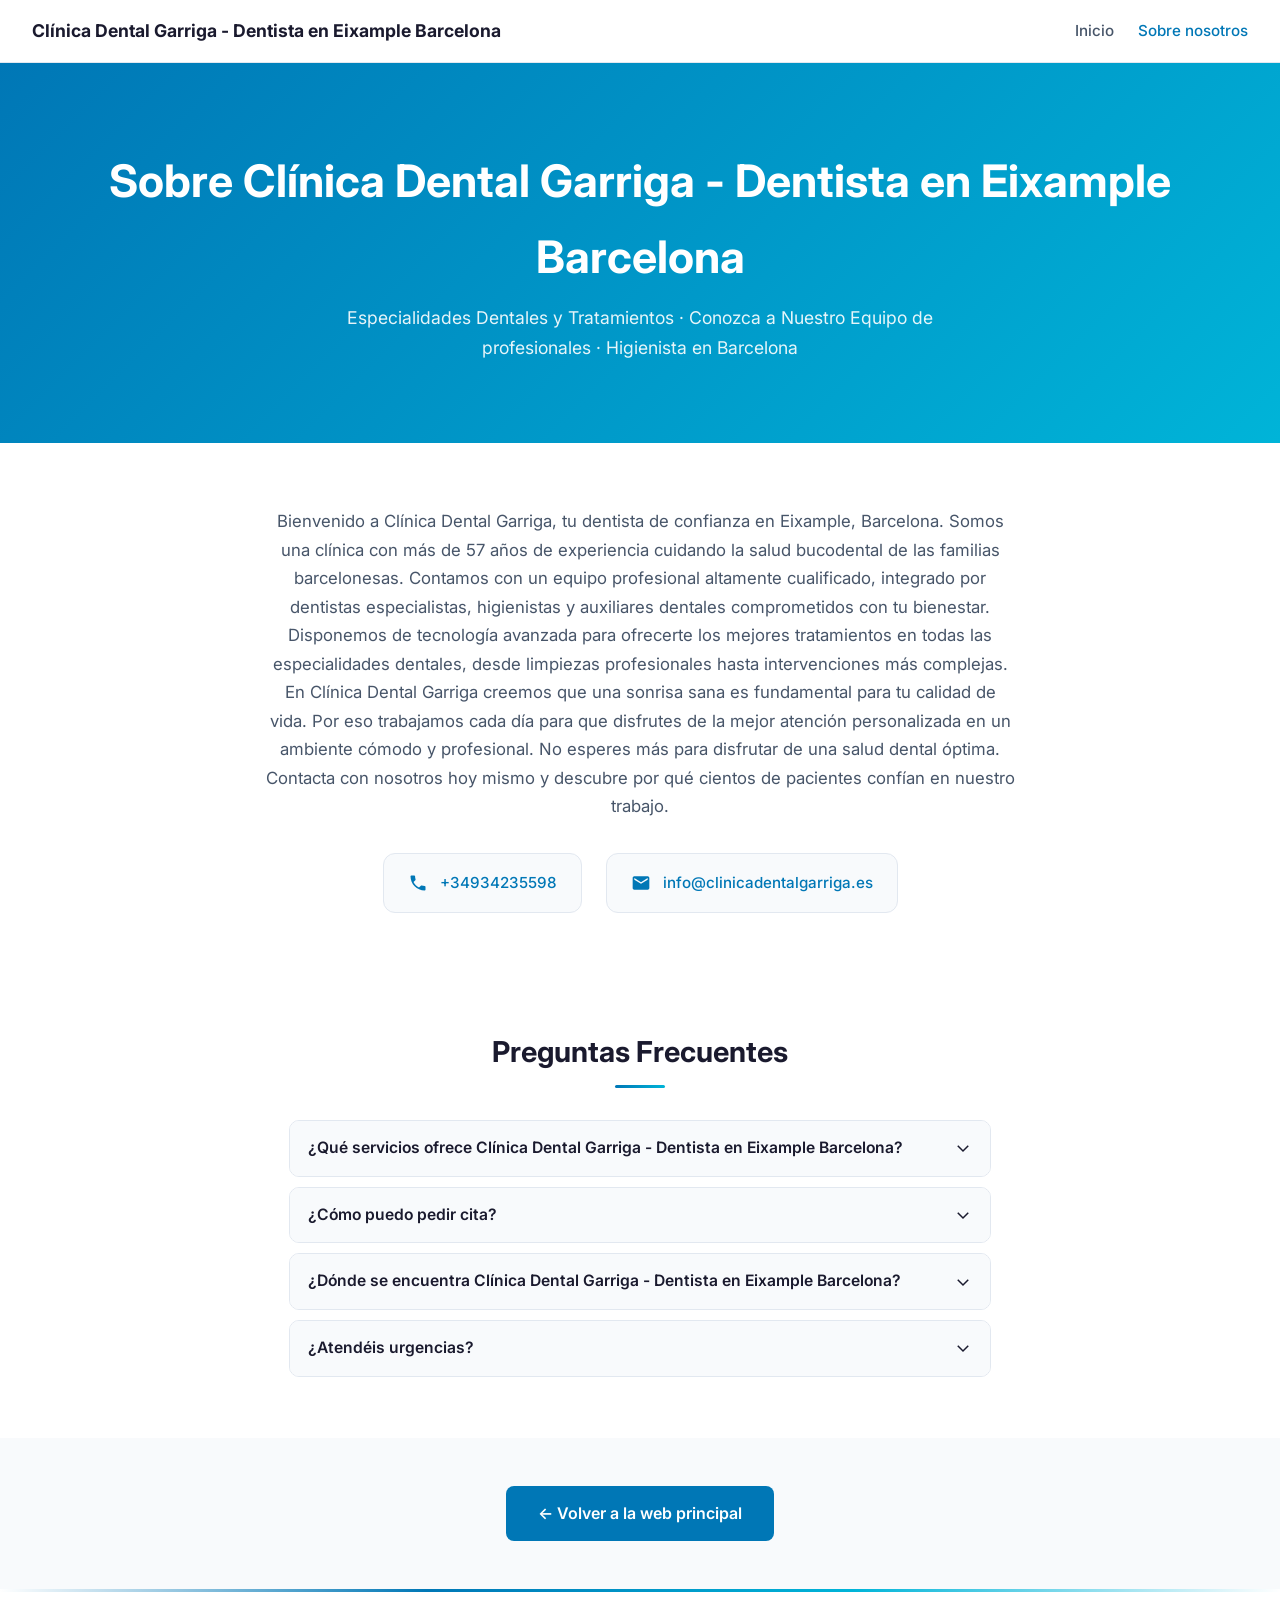
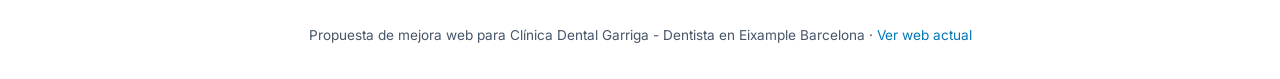
<file: nosotros.html>
<!DOCTYPE html>
<html lang="es">
<head>
<meta charset="UTF-8">
<meta name="viewport" content="width=device-width,initial-scale=1.0">
<title>Sobre Clínica Dental Garriga - Dentista en Eixample Barcelona | Barcelona</title>
<meta name="description" content="Conoce a Clínica Dental Garriga - Dentista en Eixample Barcelona en Barcelona. Especialidades Dentales y Tratamientos, Conozca a Nuestro Equipo de profesionales.">
<meta property="og:title" content="Sobre Clínica Dental Garriga - Dentista en Eixample Barcelona">
<meta property="og:type" content="website">
<meta property="og:locale" content="es_ES">
<meta name="robots" content="noindex,nofollow">
<link rel="preconnect" href="https://fonts.bunny.net" crossorigin>
<link href="https://fonts.bunny.net/css?family=inter:400,500,600,700&display=swap" rel="stylesheet">
<style>
*{margin:0;padding:0;box-sizing:border-box}
:root{--primary:#0077B6;--accent:#00B4D8;--text:#1a1a2e;--muted:#475569;--bg:#ffffff;--surface:#f8fafc;--border:#e2e8f0}
body{font-family:'Inter',system-ui,-apple-system,sans-serif;color:var(--text);line-height:1.7;background:var(--bg);-webkit-font-smoothing:antialiased}
a{color:var(--primary);text-decoration:none}
a:hover{text-decoration:underline}

/* NAV */
.kn-nav{background:var(--bg);border-bottom:1px solid var(--border);padding:1rem 2rem;display:flex;align-items:center;justify-content:space-between;position:sticky;top:0;z-index:100;backdrop-filter:blur(12px);background:rgba(255,255,255,0.9)}
.kn-nav-brand{font-weight:700;font-size:1.1rem;color:var(--text)}
.kn-nav-links{display:flex;gap:1.5rem;font-size:0.95rem}
.kn-nav-links a{color:var(--muted);font-weight:500;transition:color 0.2s}
.kn-nav-links a:hover,.kn-nav-links a.active{color:var(--primary);text-decoration:none}

/* HERO */
.kn-hero{background:linear-gradient(135deg,var(--primary),var(--accent));color:#fff;padding:clamp(3rem,8vw,5rem) 2rem;text-align:center}
.kn-hero h1{font-size:clamp(1.8rem,4vw,2.8rem);font-weight:700;margin-bottom:0.5rem}
.kn-hero p{font-size:1.1rem;opacity:0.9;max-width:600px;margin:0 auto}

/* ABOUT */
.kn-about{max-width:800px;margin:0 auto;padding:clamp(2.5rem,5vw,4rem) 1.5rem}
.kn-about p{font-size:1.05rem;color:var(--muted);text-align:center;margin-bottom:2rem}
.kn-contact-cards{display:flex;flex-wrap:wrap;justify-content:center;gap:1.5rem;margin-top:2rem}
.kn-card{display:flex;align-items:center;gap:0.75rem;padding:1rem 1.5rem;border:1px solid var(--border);border-radius:12px;background:var(--surface);transition:border-color 0.3s,box-shadow 0.3s}
.kn-card:hover{border-color:var(--primary);box-shadow:0 4px 12px rgba(0,0,0,0.06)}
.kn-card svg{flex-shrink:0;color:var(--primary)}
.kn-card span,.kn-card a{font-size:0.95rem;font-weight:500}

/* FAQ */
.kn-faq{max-width:750px;margin:0 auto;padding:clamp(2rem,4vw,3.5rem) 1.5rem}
.kn-faq h2{text-align:center;font-size:clamp(1.4rem,3vw,1.8rem);margin-bottom:0.5rem}
.kn-faq .sub{text-align:center;display:block;width:50px;height:3px;background:linear-gradient(90deg,var(--primary),var(--accent));margin:0 auto 2rem;border-radius:2px}
details{margin-bottom:10px;border:1px solid var(--border);border-radius:10px;overflow:hidden;transition:border-color 0.3s}
details[open]{border-color:var(--primary)}
summary{padding:14px 18px;cursor:pointer;font-weight:600;font-size:0.98rem;background:var(--surface);display:flex;justify-content:space-between;align-items:center;list-style:none;transition:background 0.2s}
summary:hover{background:#f1f5f9}
summary::-webkit-details-marker{display:none}
summary::marker{display:none}
summary svg{transition:transform 0.3s;flex-shrink:0;margin-left:12px}
details[open] summary svg{transform:rotate(180deg)}
.faq-answer{padding:0 18px 14px;color:var(--muted);font-size:0.95rem}

/* CTA */
.kn-cta{text-align:center;padding:clamp(2rem,4vw,3rem) 1.5rem;background:var(--surface)}
.kn-cta a{display:inline-block;padding:14px 32px;background:var(--primary);color:#fff;border-radius:8px;font-weight:600;font-size:1rem;transition:transform 0.2s,box-shadow 0.2s;text-decoration:none}
.kn-cta a:hover{transform:translateY(-2px);box-shadow:0 6px 20px rgba(0,0,0,0.15)}

/* FOOTER */
.kn-footer{text-align:center;padding:2rem;font-size:0.85rem;color:var(--muted);border-top:3px solid;border-image:linear-gradient(90deg,transparent,var(--primary),var(--accent),transparent) 1}

@media(max-width:600px){
  .kn-nav{padding:0.75rem 1rem}
  .kn-contact-cards{flex-direction:column;align-items:stretch}
}
</style>
</head>
<body>
<nav class="kn-nav">
  <span class="kn-nav-brand">Clínica Dental Garriga - Dentista en Eixample Barcelona</span>
  <div class="kn-nav-links">
    <a href="index.html">Inicio</a>
    <a href="nosotros.html" class="active">Sobre nosotros</a>
  </div>
</nav>

<div class="kn-hero">
  <h1>Sobre Clínica Dental Garriga - Dentista en Eixample Barcelona</h1>
  <p>Especialidades Dentales y Tratamientos · Conozca a Nuestro Equipo de profesionales · Higienista en Barcelona</p>
</div>

<section class="kn-about">
  <p>Bienvenido a Clínica Dental Garriga, tu dentista de confianza en Eixample, Barcelona. Somos una clínica con más de 57 años de experiencia cuidando la salud bucodental de las familias barcelonesas.

Contamos con un equipo profesional altamente cualificado, integrado por dentistas especialistas, higienistas y auxiliares dentales comprometidos con tu bienestar. Disponemos de tecnología avanzada para ofrecerte los mejores tratamientos en todas las especialidades dentales, desde limpiezas profesionales hasta intervenciones más complejas.

En Clínica Dental Garriga creemos que una sonrisa sana es fundamental para tu calidad de vida. Por eso trabajamos cada día para que disfrutes de la mejor atención personalizada en un ambiente cómodo y profesional.

No esperes más para disfrutar de una salud dental óptima. Contacta con nosotros hoy mismo y descubre por qué cientos de pacientes confían en nuestro trabajo.</p>
  <div class="kn-contact-cards">
    <div class="kn-card"><svg width="20" height="20" fill="currentColor" viewBox="0 0 24 24"><path d="M6.62 10.79c1.44 2.83 3.76 5.14 6.59 6.59l2.2-2.2c.27-.27.67-.36 1.02-.24 1.12.37 2.33.57 3.57.57.55 0 1 .45 1 1V20c0 .55-.45 1-1 1-9.39 0-17-7.61-17-17 0-.55.45-1 1-1h3.5c.55 0 1 .45 1 1 0 1.25.2 2.45.57 3.57.11.35.03.74-.25 1.02l-2.2 2.2z"/></svg><a href="tel:+34934235598">+34934235598</a></div>
    <div class="kn-card"><svg width="20" height="20" fill="currentColor" viewBox="0 0 24 24"><path d="M20 4H4c-1.1 0-1.99.9-1.99 2L2 18c0 1.1.9 2 2 2h16c1.1 0 2-.9 2-2V6c0-1.1-.9-2-2-2zm0 4l-8 5-8-5V6l8 5 8-5v2z"/></svg><a href="mailto:info@clinicadentalgarriga.es">info@clinicadentalgarriga.es</a></div>
    
  </div>
</section>

<section class="kn-faq">
  <h2>Preguntas Frecuentes</h2>
  <span class="sub"></span>
  
      <details>
        <summary>¿Qué servicios ofrece Clínica Dental Garriga - Dentista en Eixample Barcelona?<svg width="18" height="18" fill="none" stroke="currentColor" stroke-width="2" viewBox="0 0 24 24"><path d="M19 9l-7 7-7-7"/></svg></summary>
        <div class="faq-answer">Clínica Dental Garriga - Dentista en Eixample Barcelona ofrece una amplia gama de servicios de salud en Barcelona, incluyendo especialidades dentales y tratamientos, conozca a nuestro equipo de profesionales, higienista. Nuestro equipo proporciona atención personalizada y de calidad.</div>
      </details>
      <details>
        <summary>¿Cómo puedo pedir cita?<svg width="18" height="18" fill="none" stroke="currentColor" stroke-width="2" viewBox="0 0 24 24"><path d="M19 9l-7 7-7-7"/></svg></summary>
        <div class="faq-answer">Puedes pedir cita en Clínica Dental Garriga - Dentista en Eixample Barcelona llamando al +34934235598 o en info@clinicadentalgarriga.es. Visita nuestra web para más información.</div>
      </details>
      <details>
        <summary>¿Dónde se encuentra Clínica Dental Garriga - Dentista en Eixample Barcelona?<svg width="18" height="18" fill="none" stroke="currentColor" stroke-width="2" viewBox="0 0 24 24"><path d="M19 9l-7 7-7-7"/></svg></summary>
        <div class="faq-answer">Clínica Dental Garriga - Dentista en Eixample Barcelona está en Barcelona. Ofrecemos un entorno profesional y acogedor.</div>
      </details>
      <details>
        <summary>¿Atendéis urgencias?<svg width="18" height="18" fill="none" stroke="currentColor" stroke-width="2" viewBox="0 0 24 24"><path d="M19 9l-7 7-7-7"/></svg></summary>
        <div class="faq-answer">Para urgencias y disponibilidad, contacta directamente con Clínica Dental Garriga - Dentista en Eixample Barcelona llamando al +34934235598.</div>
      </details>
</section>

<div class="kn-cta">
  <a href="index.html">← Volver a la web principal</a>
</div>

<footer class="kn-footer">
  <p>Propuesta de mejora web para Clínica Dental Garriga - Dentista en Eixample Barcelona · <a href="https://clinicadentalgarriga.es" target="_blank" rel="noopener">Ver web actual</a></p>
</footer>
</body>
</html>
</file>
